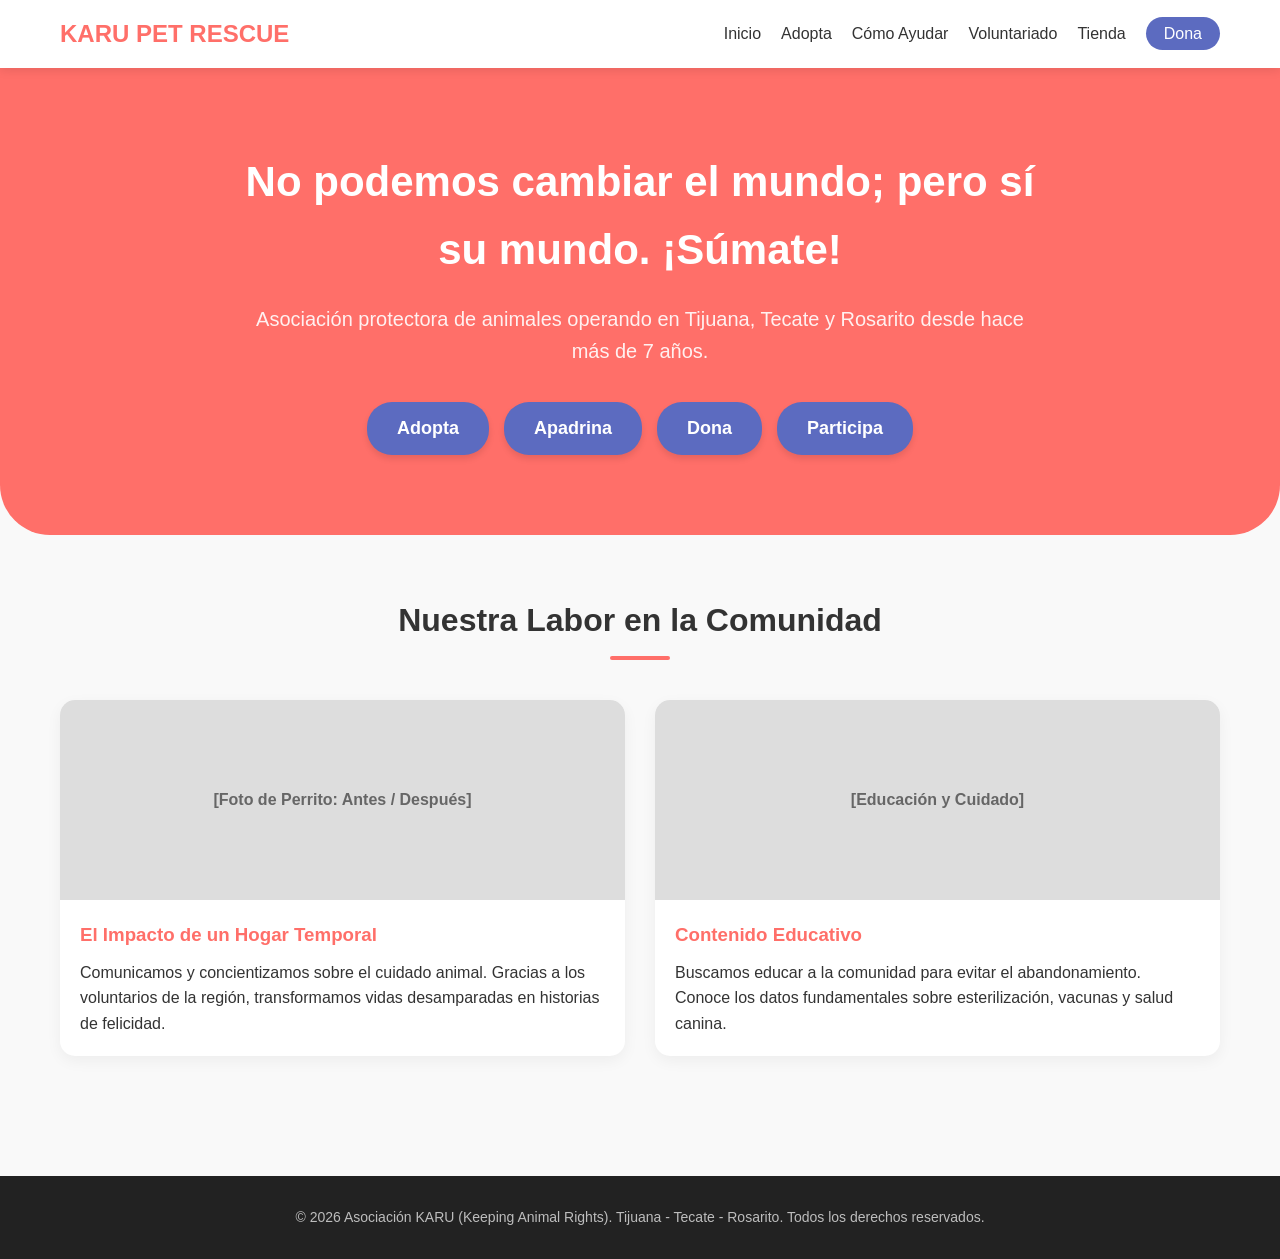
<file: index.html>
<!DOCTYPE html>
<html lang="es">
<head>
    <meta charset="UTF-8">
    <meta name="viewport" content="width=device-width, initial-scale=1.0">
    <title>Karu Pet Rescue | Inicio</title>
    <link rel="stylesheet" href="style.css">
</head>
<body>

    <header>
        <div class="nav-container">
            <div class="logo">Karu Pet Rescue</div>
            <ul class="nav-menu">
                <li><a href="index.html">Inicio</a></li>
                <li><a href="adopta.html">Adopta</a></li>
                <li><a href="ayudar.html">Cómo Ayudar</a></li>
                <li><a href="voluntariado.html">Voluntariado</a></li>
                <li><a href="tienda.html">Tienda</a></li>
                <li><a href="ayudar.html" class="btn-donate-nav">Dona</a></li>
            </ul>
        </div>
    </header>

    <section class="hero">
        <div class="hero-content">
            <h1>No podemos cambiar el mundo; pero sí su mundo. ¡Súmate!</h1>
            <p>Asociación protectora de animales operando en Tijuana, Tecate y Rosarito desde hace más de 7 años.</p>
            
            <div class="karu-btn-group">
                <a href="adopta.html" class="karu-btn">Adopta</a>
                <a href="ayudar.html" class="karu-btn">Apadrina</a>
                <a href="ayudar.html" class="karu-btn">Dona</a>
                <a href="voluntariado.html" class="karu-btn">Participa</a>
            </div>
        </div>
    </section>

    <main class="container">
        <h2 class="section-title">Nuestra Labor en la Comunidad</h2>
        
        <div class="grid-cases">
            <div class="case-card">
                <div class="case-img-placeholder">[Foto de Perrito: Antes / Después]</div>
                <div class="case-body">
                    <h3>El Impacto de un Hogar Temporal</h3>
                    <p>Comunicamos y concientizamos sobre el cuidado animal. Gracias a los voluntarios de la región, transformamos vidas desamparadas en historias de felicidad.</p>
                </div>
            </div>

            <div class="case-card">
                <div class="case-img-placeholder">[Educación y Cuidado]</div>
                <div class="case-body">
                    <h3>Contenido Educativo</h3>
                    <p>Buscamos educar a la comunidad para evitar el abandonamiento. Conoce los datos fundamentales sobre esterilización, vacunas y salud canina.</p>
                </div>
            </div>
        </div>
    </main>

    <footer>
        <p>&copy; 2026 Asociación KARU (Keeping Animal Rights). Tijuana - Tecate - Rosarito. Todos los derechos reservados.</p>
    </footer>

</body>
</html>
</file>
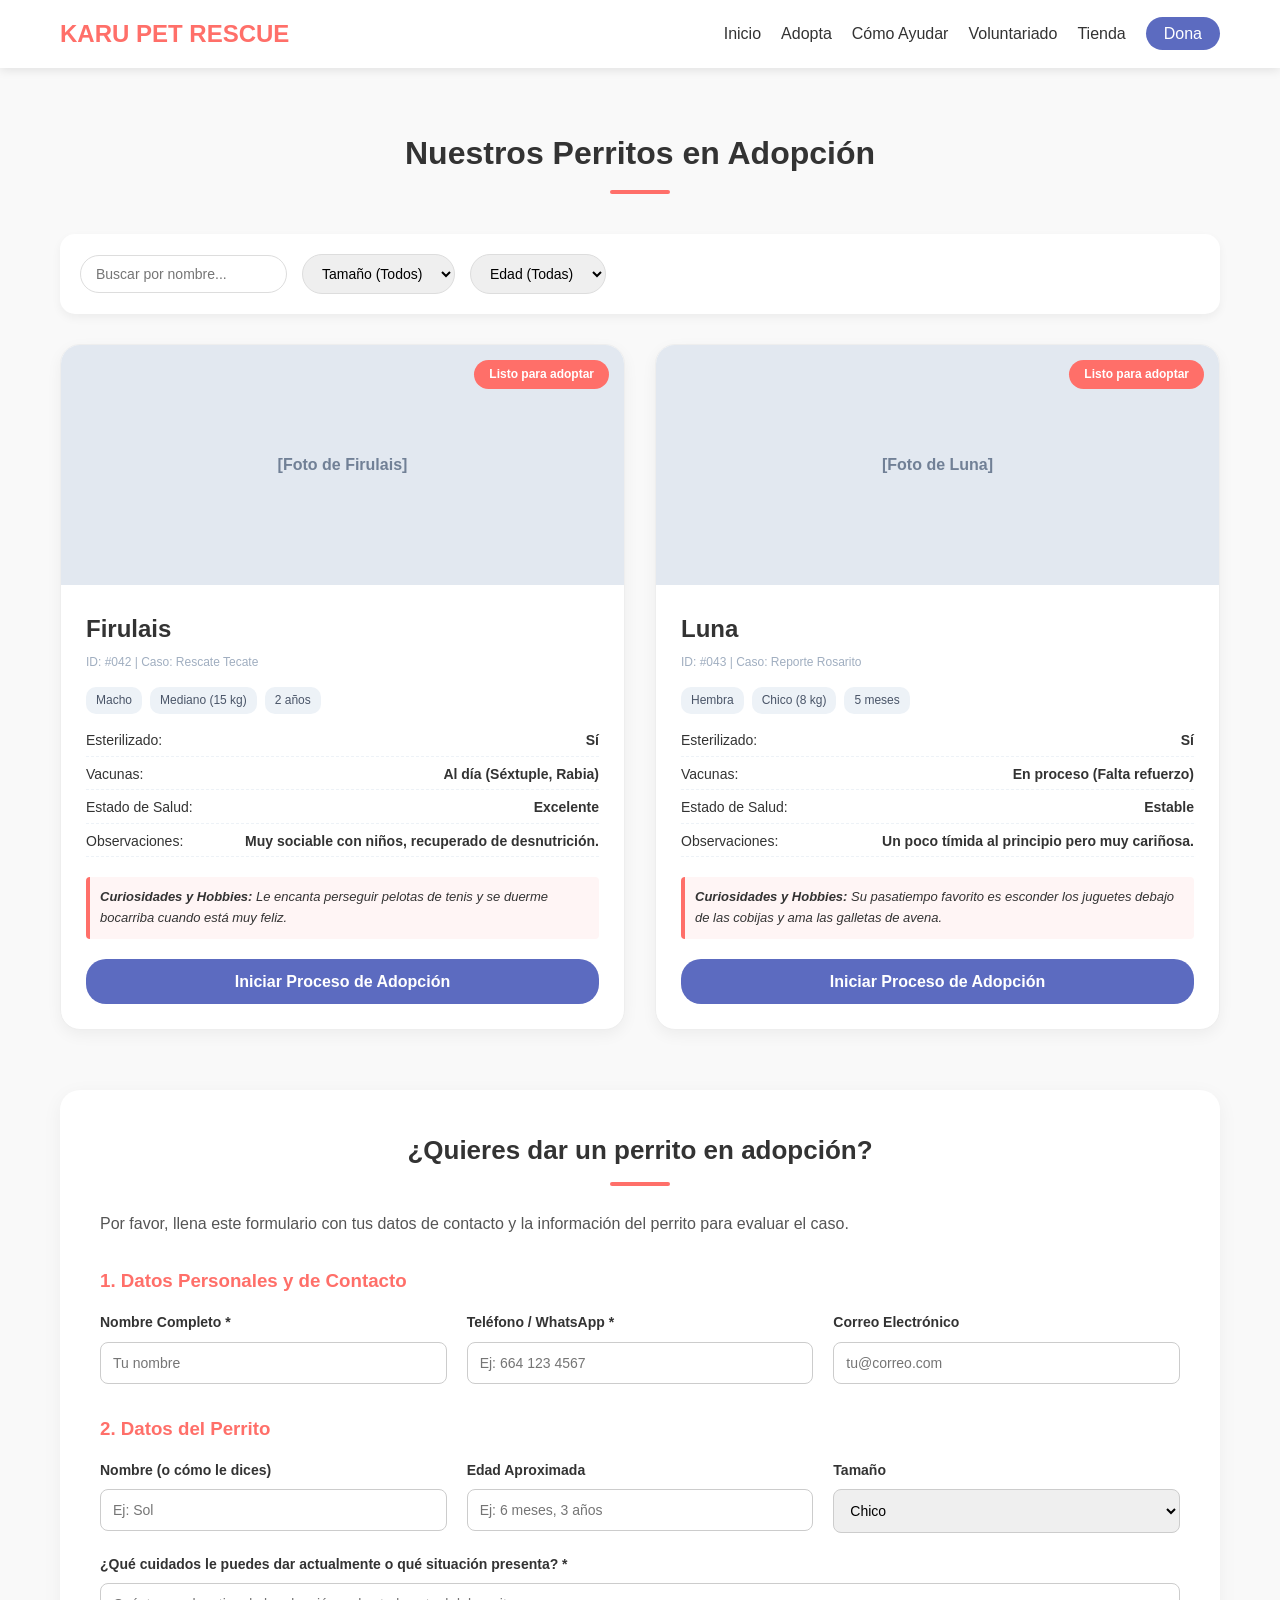
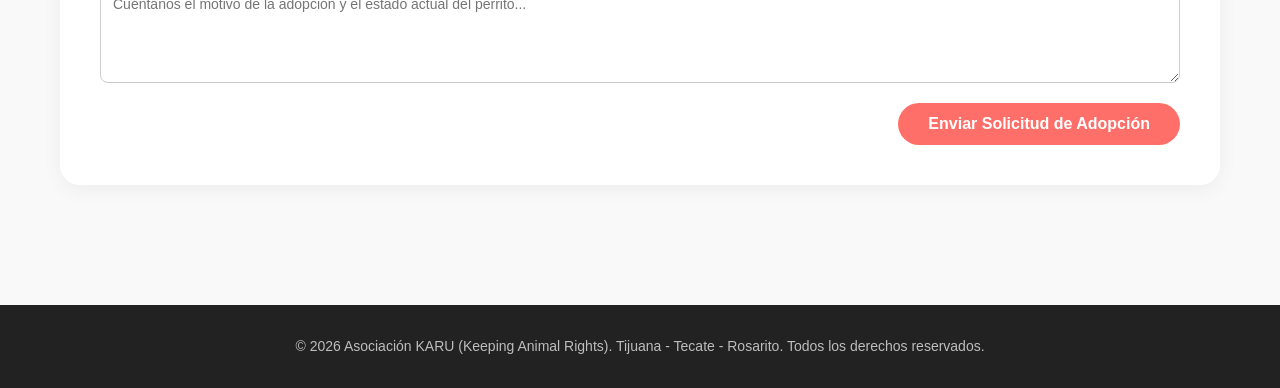
<file: adopta.html>
<!DOCTYPE html>
<html lang="es">
<head>
    <meta charset="UTF-8">
    <meta name="viewport" content="width=device-width, initial-scale=1.0">
    <title>Karu Pet Rescue | Adopta</title>
    <link rel="stylesheet" href="style.css">
</head>
<body>

    <header>
        <div class="nav-container">
            <div class="logo">Karu Pet Rescue</div>
            <ul class="nav-menu">
                <li><a href="index.html">Inicio</a></li>
                <li><a href="adopta.html">Adopta</a></li>
                <li><a href="ayudar.html">Cómo Ayudar</a></li>
                <li><a href="voluntariado.html">Voluntariado</a></li>
                <li><a href="tienda.html">Tienda</a></li>
                <li><a href="ayudar.html" class="btn-donate-nav">Dona</a></li>
            </ul>
        </div>
    </header>

    <main class="container">
        <h2 class="section-title">Nuestros Perritos en Adopción</h2>
        
        <div class="filter-container">
            <input type="text" placeholder="Buscar por nombre...">
            <select>
                <option value="">Tamaño (Todos)</option>
                <option value="chico">Chico</option>
                <option value="mediano">Mediano</option>
                <option value="grande">Grande</option>
            </select>
            <select>
                <option value="">Edad (Todas)</option>
                <option value="cachorro">Cachorro</option>
                <option value="joven">Joven</option>
                <option value="adulto">Adulto</option>
            </select>
        </div>

        <div class="pets-grid">
            
            <div class="pet-card">
                <div class="pet-img">
                    [Foto de Firulais]
                    <span class="pet-badge-status">Listo para adoptar</span>
                </div>
                <div class="pet-info">
                    <h3>Firulais</h3>
                    <div class="pet-id">ID: #042 | Caso: Rescate Tecate</div>
                    
                    <div class="pet-tags">
                        <span class="tag-spec">Macho</span>
                        <span class="tag-spec">Mediano (15 kg)</span>
                        <span class="tag-spec">2 años</span>
                    </div>

                    <ul class="pet-details-list">
                        <li>Esterilizado: <span>Sí</span></li>
                        <li>Vacunas: <span>Al día (Séxtuple, Rabia)</span></li>
                        <li>Estado de Salud: <span>Excelente</span></li>
                        <li>Observaciones: <span>Muy sociable con niños, recuperado de desnutrición.</span></li>
                    </ul>

                    <div class="pet-hobbies">
                        <strong>Curiosidades y Hobbies:</strong> Le encanta perseguir pelotas de tenis y se duerme bocarriba cuando está muy feliz.
                    </div>

                    <a href="#" class="btn-adopt-me">Iniciar Proceso de Adopción</a>
                </div>
            </div>

            <div class="pet-card">
                <div class="pet-img">
                    [Foto de Luna]
                    <span class="pet-badge-status">Listo para adoptar</span>
                </div>
                <div class="pet-info">
                    <h3>Luna</h3>
                    <div class="pet-id">ID: #043 | Caso: Reporte Rosarito</div>
                    
                    <div class="pet-tags">
                        <span class="tag-spec">Hembra</span>
                        <span class="tag-spec">Chico (8 kg)</span>
                        <span class="tag-spec">5 meses</span>
                    </div>

                    <ul class="pet-details-list">
                        <li>Esterilizado: <span>Sí</span></li>
                        <li>Vacunas: <span>En proceso (Falta refuerzo)</span></li>
                        <li>Estado de Salud: <span>Estable</span></li>
                        <li>Observaciones: <span>Un poco tímida al principio pero muy cariñosa.</span></li>
                    </ul>

                    <div class="pet-hobbies">
                        <strong>Curiosidades y Hobbies:</strong> Su pasatiempo favorito es esconder los juguetes debajo de las cobijas y ama las galletas de avena.
                    </div>

                    <a href="#" class="btn-adopt-me">Iniciar Proceso de Adopción</a>
                </div>
            </div>

        </div>

        <section class="form-section">
            <h2 class="section-title" style="font-size: 26px; margin-bottom: 25px;">¿Quieres dar un perrito en adopción?</h2>
            <p style="margin-bottom: 30px; color: #555;">Por favor, llena este formulario con tus datos de contacto y la información del perrito para evaluar el caso.</p>
            
            <form action="#" method="POST">
                <h3 style="color: var(--coral-bg); margin-bottom: 15px;">1. Datos Personales y de Contacto</h3>
                <div class="form-grid">
                    <div class="form-group">
                        <label for="nombre-contacto">Nombre Completo *</label>
                        <input type="text" id="nombre-contacto" required placeholder="Tu nombre">
                    </div>
                    <div class="form-group">
                        <label for="telefono-contacto">Teléfono / WhatsApp *</label>
                        <input type="tel" id="telefono-contacto" required placeholder="Ej: 664 123 4567">
                    </div>
                    <div class="form-group">
                        <label for="correo-contacto">Correo Electrónico</label>
                        <input type="email" id="correo-contacto" placeholder="tu@correo.com">
                    </div>
                </div>

                <h3 style="color: var(--coral-bg); margin-top: 30px; margin-bottom: 15px;">2. Datos del Perrito</h3>
                <div class="form-grid">
                    <div class="form-group">
                        <label for="nombre-perro">Nombre (o cómo le dices)</label>
                        <input type="text" id="nombre-perro" placeholder="Ej: Sol">
                    </div>
                    <div class="form-group">
                        <label for="edad-perro">Edad Aproximada</label>
                        <input type="text" id="edad-perro" placeholder="Ej: 6 meses, 3 años">
                    </div>
                    <div class="form-group">
                        <label for="tamano-perro">Tamaño</label>
                        <select id="tamano-perro">
                            <option value="chico">Chico</option>
                            <option value="mediano">Mediano</option>
                            <option value="grande">Grande</option>
                        </select>
                    </div>
                </div>

                <div class="form-grid" style="grid-template-columns: 1fr;">
                    <div class="form-group">
                        <label for="cuidados-perro">¿Qué cuidados le puedes dar actualmente o qué situación presenta? *</label>
                        <textarea id="cuidados-perro" required placeholder="Cuéntanos el motivo de la adopción y el estado actual del perrito..."></textarea>
                    </div>
                </div>

                <div style="text-align: right; margin-top: 20px;">
                    <button type="submit" class="btn-submit-form">Enviar Solicitud de Adopción</button>
                </div>
            </form>
        </section>
    </main>

    <footer>
        <p>&copy; 2026 Asociación KARU (Keeping Animal Rights). Tijuana - Tecate - Rosarito. Todos los derechos reservados.</p>
    </footer>

</body>
</html>
</file>
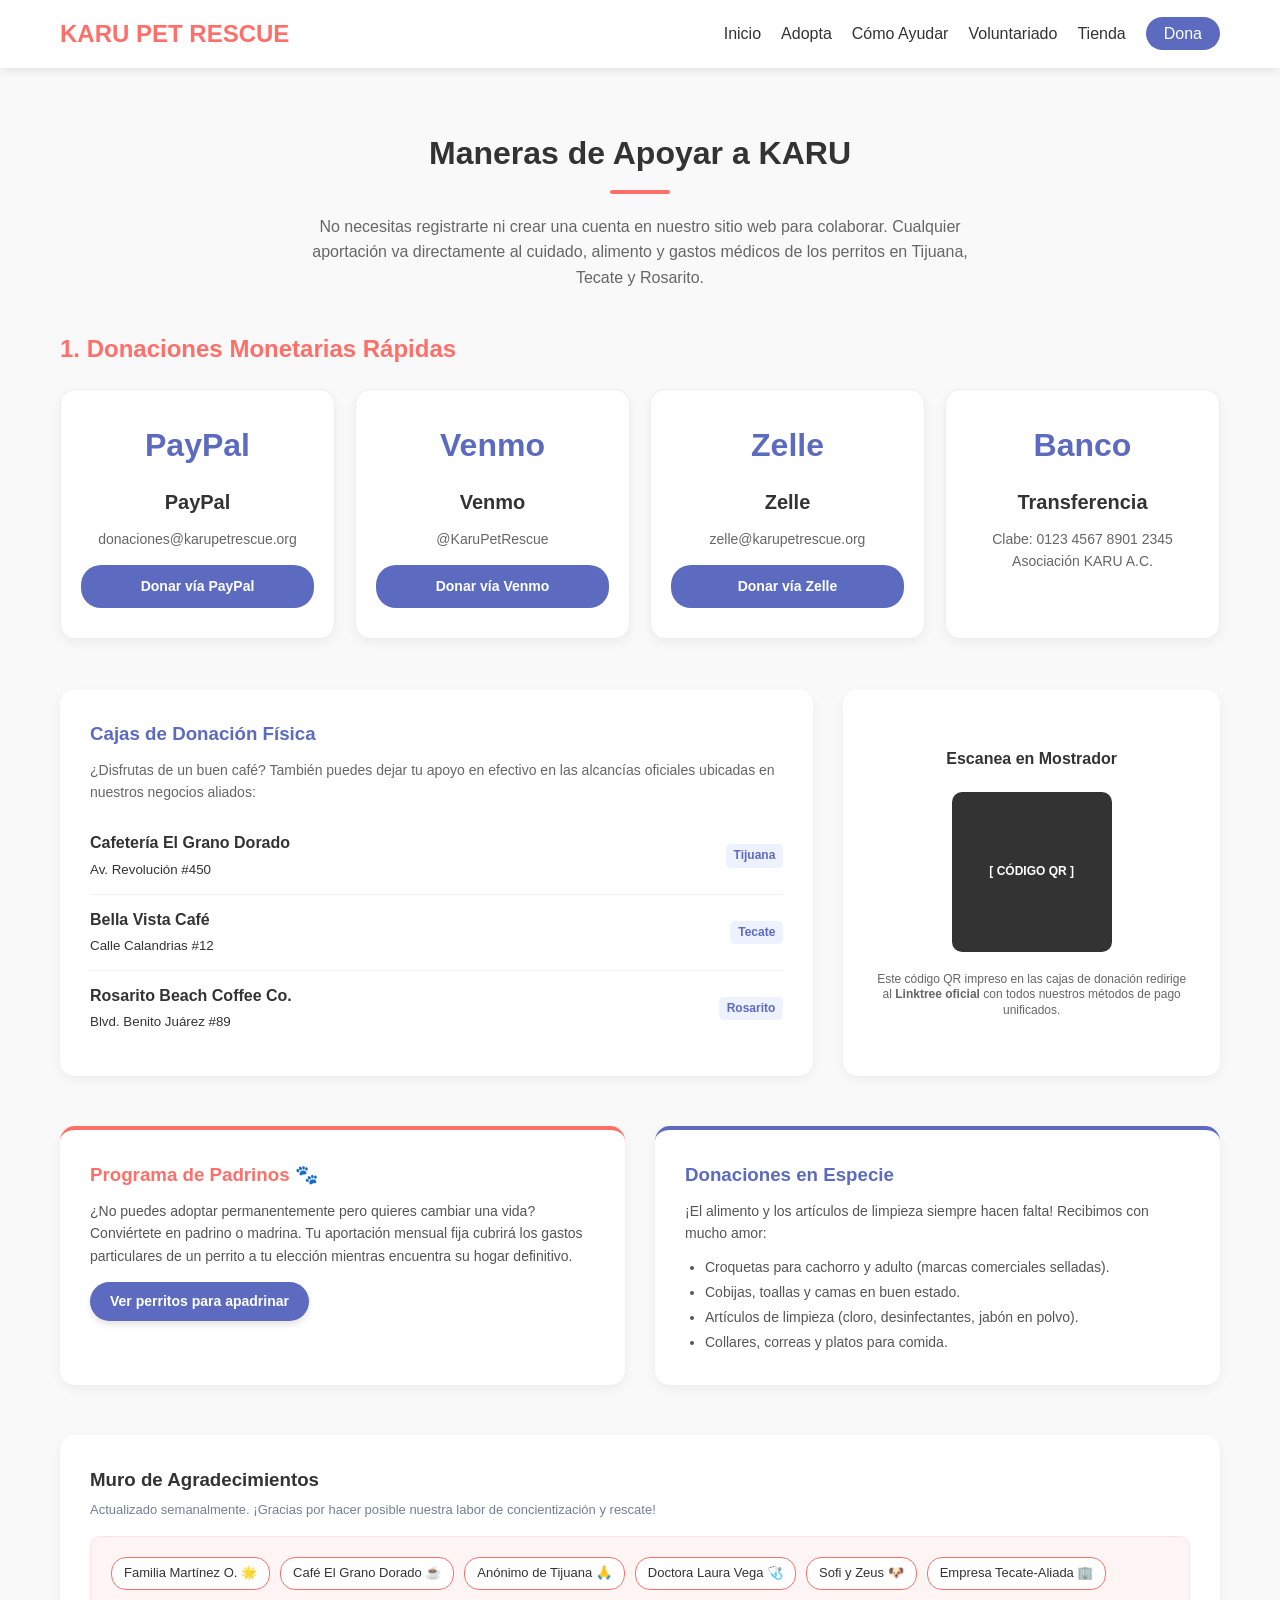
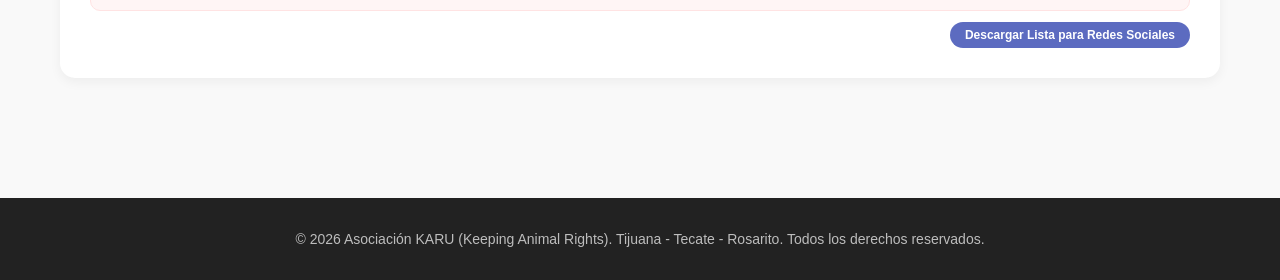
<file: ayudar.html>
<!DOCTYPE html>
<html lang="es">
<head>
    <meta charset="UTF-8">
    <meta name="viewport" content="width=device-width, initial-scale=1.0">
    <title>Karu Pet Rescue | Cómo Ayudar</title>
    <link rel="stylesheet" href="style.css">
</head>
<body>

    <header>
        <div class="nav-container">
            <div class="logo">Karu Pet Rescue</div>
            <ul class="nav-menu">
                <li><a href="index.html">Inicio</a></li>
                <li><a href="adopta.html">Adopta</a></li>
                <li><a href="ayudar.html">Cómo Ayudar</a></li>
                <li><a href="voluntariado.html">Voluntariado</a></li>
                <li><a href="tienda.html">Tienda</a></li>
                <li><a href="ayudar.html" class="btn-donate-nav">Dona</a></li>
            </ul>
        </div>
    </header>

    <main class="container">
        <h2 class="section-title">Maneras de Apoyar a KARU</h2>
        <p style="text-align: center; max-width: 700px; margin: -20px auto 40px; color: #666;">
            No necesitas registrarte ni crear una cuenta en nuestro sitio web para colaborar. Cualquier aportación va directamente al cuidado, alimento y gastos médicos de los perritos en Tijuana, Tecate y Rosarito.
        </p>

        <h3 style="color: var(--coral-bg); margin-bottom: 20px; font-size: 24px;">1. Donaciones Monetarias Rápidas</h3>
        <div class="donation-grid">
            
            <div class="donation-card">
                <div class="donation-icon-placeholder">PayPal</div>
                <h3>PayPal</h3>
                <p>donaciones@karupetrescue.org</p>
                <a href="#" class="btn-adopt-me" style="margin-top: 15px; font-size: 14px;">Donar vía PayPal</a>
            </div>

            <div class="donation-card">
                <div class="donation-icon-placeholder">Venmo</div>
                <h3>Venmo</h3>
                <p>@KaruPetRescue</p>
                <a href="#" class="btn-adopt-me" style="margin-top: 15px; font-size: 14px;">Donar vía Venmo</a>
            </div>

            <div class="donation-card">
                <div class="donation-icon-placeholder">Zelle</div>
                <h3>Zelle</h3>
                <p>zelle@karupetrescue.org</p>
                <a href="#" class="btn-adopt-me" style="margin-top: 15px; font-size: 14px;">Donar vía Zelle</a>
            </div>

            <div class="donation-card">
                <div class="donation-icon-placeholder">Banco</div>
                <h3>Transferencia</h3>
                <p>Clabe: 0123 4567 8901 2345<br>Asociación KARU A.C.</p>
            </div>

        </div>

        <div class="support-two-columns">
            
            <div class="info-block-box">
                <h3 style="color: var(--blue-btn); margin-bottom: 10px;">Cajas de Donación Física</h3>
                <p style="color: #666; font-size: 14px; margin-bottom: 15px;">¿Disfrutas de un buen café? También puedes dejar tu apoyo en efectivo en las alcancías oficiales ubicadas en nuestros negocios aliados:</p>
                
                <ul class="cafe-list">
                    <li>
                        <div><strong>Cafetería El Grano Dorado</strong> <br><small>Av. Revolución #450</small></div>
                        <span class="cafe-city">Tijuana</span>
                    </li>
                    <li>
                        <div><strong>Bella Vista Café</strong> <br><small>Calle Calandrias #12</small></div>
                        <span class="cafe-city">Tecate</span>
                    </li>
                    <li>
                        <div><strong>Rosarito Beach Coffee Co.</strong> <br><small>Blvd. Benito Juárez #89</small></div>
                        <span class="cafe-city">Rosarito</span>
                    </li>
                </ul>
            </div>

            <div class="qr-sidebar-box">
                <h4 style="font-size: 16px; color: var(--dark-text);">Escanea en Mostrador</h4>
                <div class="qr-graphic-placeholder">[ CÓDIGO QR ]</div>
                <p style="font-size: 12px; color: #666; line-height: 1.3;">Este código QR impreso en las cajas de donación redirige al <strong>Linktree oficial</strong> con todos nuestros métodos de pago unificados.</p>
            </div>

        </div>

        <div class="support-two-columns" style="grid-template-columns: 1fr 1fr;">
            
            <div class="info-block-box" style="border-top: 4px solid var(--coral-bg);">
                <h3 style="color: var(--coral-bg); margin-bottom: 10px;">Programa de Padrinos 🐾</h3>
                <p style="font-size: 14px; color: #555; margin-bottom: 15px;">
                    ¿No puedes adoptar permanentemente pero quieres cambiar una vida? Conviértete en padrino o madrina. Tu aportación mensual fija cubrirá los gastos particulares de un perrito a tu elección mientras encuentra su hogar definitivo.
                </p>
                <a href="adopta.html" class="karu-btn" style="font-size: 14px; padding: 8px 20px; display: inline-block;">Ver perritos para apadrinar</a>
            </div>

            <div class="info-block-box" style="border-top: 4px solid var(--blue-btn);">
                <h3 style="color: var(--blue-btn); margin-bottom: 10px;">Donaciones en Especie</h3>
                <p style="font-size: 14px; color: #555; margin-bottom: 10px;">¡El alimento y los artículos de limpieza siempre hacen falta! Recibimos con mucho amor:</p>
                <ul style="font-size: 14px; color: #555; padding-left: 20px; line-height: 1.8;">
                    <li>Croquetas para cachorro y adulto (marcas comerciales selladas).</li>
                    <li>Cobijas, toallas y camas en buen estado.</li>
                    <li>Artículos de limpieza (cloro, desinfectantes, jabón en polvo).</li>
                    <li>Collares, correas y platos para comida.</li>
                </ul>
            </div>

        </div>

        <section class="info-block-box" style="margin-top: 40px;">
            <h3 style="color: var(--dark-text); margin-bottom: 5px;">Muro de Agradecimientos</h3>
            <p style="font-size: 13px; color: #718096; margin-bottom: 15px;">Actualizado semanalmente. ¡Gracias por hacer posible nuestra labor de concientización y rescate!</p>
            
            <div class="donors-wall">
                <div class="donors-tags-container">
                    <span class="donor-badge">Familia Martínez O. 🌟</span>
                    <span class="donor-badge">Café El Grano Dorado ☕</span>
                    <span class="donor-badge">Anónimo de Tijuana 🙏</span>
                    <span class="donor-badge">Doctora Laura Vega 🩺</span>
                    <span class="donor-badge">Sofi y Zeus 🐶</span>
                    <span class="donor-badge">Empresa Tecate-Aliada 🏢</span>
                </div>
            </div>
            <div style="text-align: right; margin-top: 10px;">
                <button class="btn-submit-form" style="font-size: 12px; padding: 6px 15px; background-color: var(--blue-btn);">
                    Descargar Lista para Redes Sociales
                </button>
            </div>
        </section>

    </main>

    <footer>
        <p>&copy; 2026 Asociación KARU (Keeping Animal Rights). Tijuana - Tecate - Rosarito. Todos los derechos reservados.</p>
    </footer>

</body>
</html>
</file>
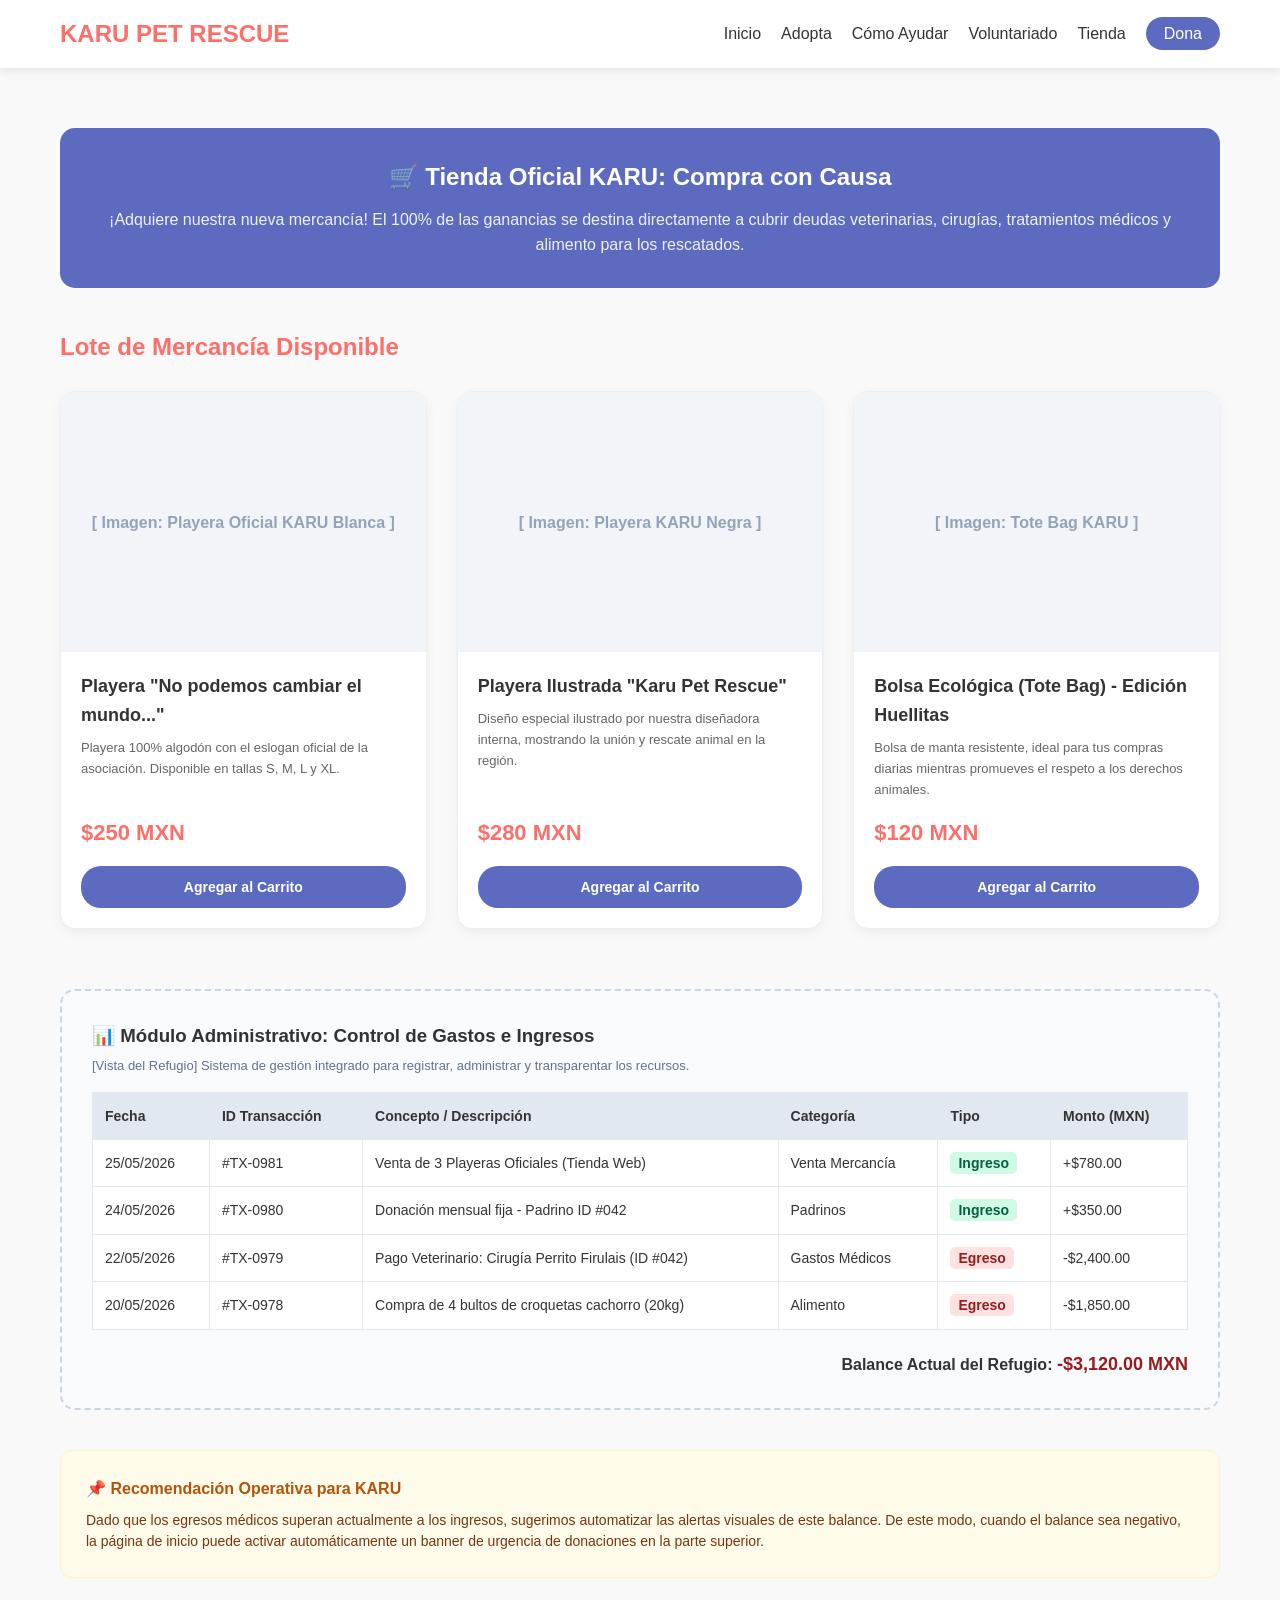
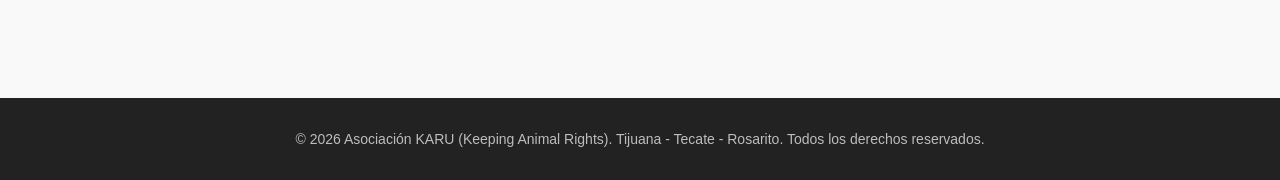
<file: tienda.html>
<!DOCTYPE html>
<html lang="es">
<head>
    <meta charset="UTF-8">
    <meta name="viewport" content="width=device-width, initial-scale=1.0">
    <title>Karu Pet Rescue | Tienda con Causa</title>
    <link rel="stylesheet" href="style.css">
</head>
<body>

    <header>
        <div class="nav-container">
            <div class="logo">Karu Pet Rescue</div>
            <ul class="nav-menu">
                <li><a href="index.html">Inicio</a></li>
                <li><a href="adopta.html">Adopta</a></li>
                <li><a href="ayudar.html">Cómo Ayudar</a></li>
                <li><a href="voluntariado.html">Voluntariado</a></li>
                <li><a href="tienda.html">Tienda</a></li>
                <li><a href="ayudar.html" class="btn-donate-nav">Dona</a></li>
            </ul>
        </div>
    </header>

    <main class="container">
        <div class="store-banner">
            <h2>🛒 Tienda Oficial KARU: Compra con Causa</h2>
            <p style="margin-top: 10px; opacity: 0.9;">¡Adquiere nuestra nueva mercancía! El 100% de las ganancias se destina directamente a cubrir deudas veterinarias, cirugías, tratamientos médicos y alimento para los rescatados.</p>
        </div>

        <h3 style="color: var(--coral-bg); margin-bottom: 25px; font-size: 24px;">Lote de Mercancía Disponible</h3>
        
        <div class="products-grid">
            
            <div class="product-card">
                <div class="product-img">[ Imagen: Playera Oficial KARU Blanca ]</div>
                <div class="product-body">
                    <h4 class="product-title">Playera "No podemos cambiar el mundo..."</h4>
                    <p style="font-size: 13px; color: #666; margin-bottom: 15px; flex-grow: 1;">Playera 100% algodón con el eslogan oficial de la asociación. Disponible en tallas S, M, L y XL.</p>
                    <div class="product-price">$250 MXN</div>
                    <a href="#" class="btn-adopt-me" style="font-size: 14px;">Agregar al Carrito</a>
                </div>
            </div>

            <div class="product-card">
                <div class="product-img">[ Imagen: Playera KARU Negra ]</div>
                <div class="product-body">
                    <h4 class="product-title">Playera Ilustrada "Karu Pet Rescue"</h4>
                    <p style="font-size: 13px; color: #666; margin-bottom: 15px; flex-grow: 1;">Diseño especial ilustrado por nuestra diseñadora interna, mostrando la unión y rescate animal en la región.</p>
                    <div class="product-price">$280 MXN</div>
                    <a href="#" class="btn-adopt-me" style="font-size: 14px;">Agregar al Carrito</a>
                </div>
            </div>

            <div class="product-card">
                <div class="product-img">[ Imagen: Tote Bag KARU ]</div>
                <div class="product-body">
                    <h4 class="product-title">Bolsa Ecológica (Tote Bag) - Edición Huellitas</h4>
                    <p style="font-size: 13px; color: #666; margin-bottom: 15px; flex-grow: 1;">Bolsa de manta resistente, ideal para tus compras diarias mientras promueves el respeto a los derechos animales.</p>
                    <div class="product-price">$120 MXN</div>
                    <a href="#" class="btn-adopt-me" style="font-size: 14px;">Agregar al Carrito</a>
                </div>
            </div>

        </div>

        <section class="admin-management-box">
            <h3 style="color: var(--dark-text); margin-bottom: 5px;">📊 Módulo Administrativo: Control de Gastos e Ingresos</h3>
            <p style="font-size: 13px; color: #64748b;">[Vista del Refugio] Sistema de gestión integrado para registrar, administrar y transparentar los recursos.</p>
            
            <table class="admin-table">
                <thead>
                    <tr>
                        <th>Fecha</th>
                        <th>ID Transacción</th>
                        <th>Concepto / Descripción</th>
                        <th>Categoría</th>
                        <th>Tipo</th>
                        <th>Monto (MXN)</th>
                    </tr>
                </thead>
                <tbody>
                    <tr>
                        <td>25/05/2026</td>
                        <td>#TX-0981</td>
                        <td>Venta de 3 Playeras Oficiales (Tienda Web)</td>
                        <td>Venta Mercancía</td>
                        <td><span class="badge-income">Ingreso</span></td>
                        <td>+$780.00</td>
                    </tr>
                    <tr>
                        <td>24/05/2026</td>
                        <td>#TX-0980</td>
                        <td>Donación mensual fija - Padrino ID #042</td>
                        <td>Padrinos</td>
                        <td><span class="badge-income">Ingreso</span></td>
                        <td>+$350.00</td>
                    </tr>
                    <tr>
                        <td>22/05/2026</td>
                        <td>#TX-0979</td>
                        <td>Pago Veterinario: Cirugía Perrito Firulais (ID #042)</td>
                        <td>Gastos Médicos</td>
                        <td><span class="badge-expense">Egreso</span></td>
                        <td>-$2,400.00</td>
                    </tr>
                    <tr>
                        <td>20/05/2026</td>
                        <td>#TX-0978</td>
                        <td>Compra de 4 bultos de croquetas cachorro (20kg)</td>
                        <td>Alimento</td>
                        <td><span class="badge-expense">Egreso</span></td>
                        <td>-$1,850.00</td>
                    </tr>
                </tbody>
            </table>
            
            <div style="margin-top: 20px; font-weight: bold; text-align: right; color: var(--dark-text);">
                Balance Actual del Refugio: <span style="color: #991b1b; font-size: 18px;">-$3,120.00 MXN</span>
            </div>
        </section>

        <section style="margin-top: 40px; background-color: #fffbeb; border: 1px solid #fef3c7; padding: 25px; border-radius: 12px;">
            <h4 style="color: #b45309; margin-bottom: 8px;">📌 Recomendación Operativa para KARU</h4>
            <p style="font-size: 14px; color: #78350f; line-height: 1.5;">
                Dado que los egresos médicos superan actualmente a los ingresos, sugerimos automatizar las alertas visuales de este balance. De este modo, cuando el balance sea negativo, la página de inicio puede activar automáticamente un banner de urgencia de donaciones en la parte superior.
            </p>
        </section>

    </main>

    <footer>
        <p>&copy; 2026 Asociación KARU (Keeping Animal Rights). Tijuana - Tecate - Rosarito. Todos los derechos reservados.</p>
    </footer>

</body>
</html>
</file>
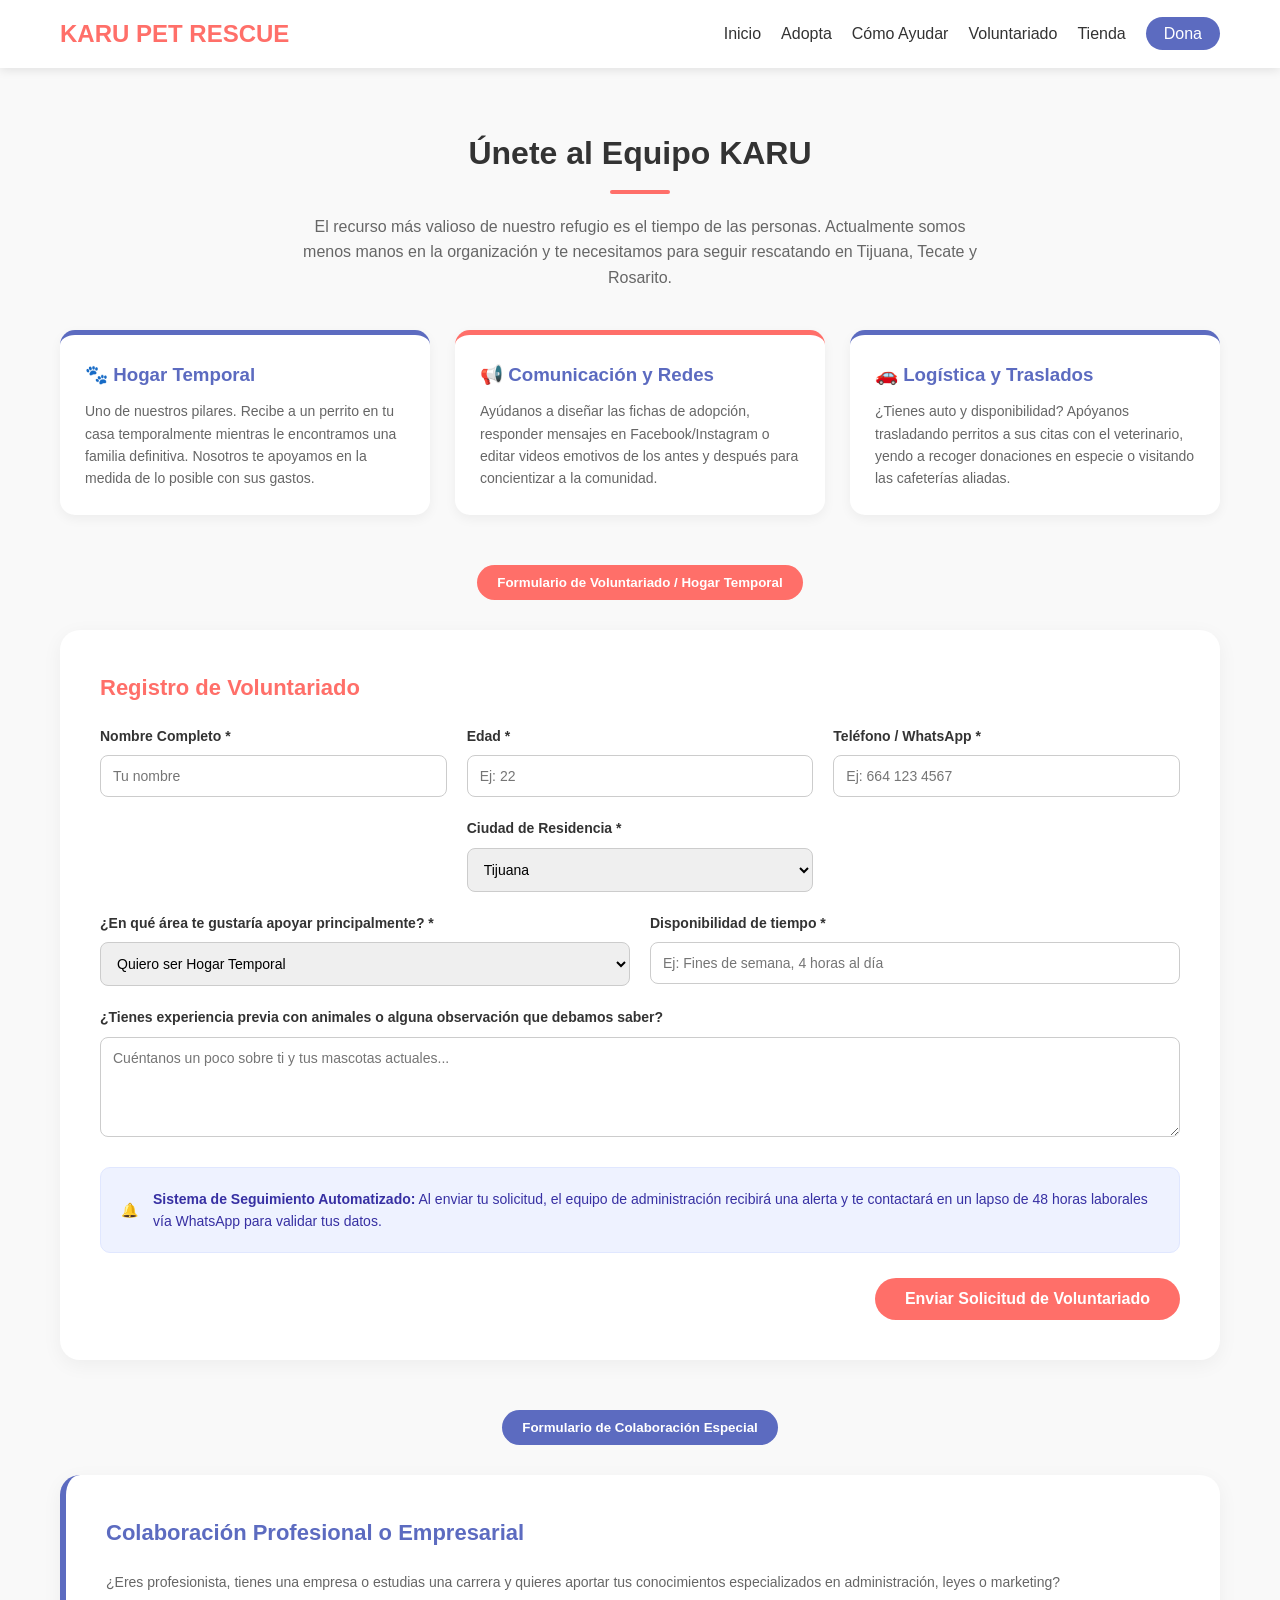
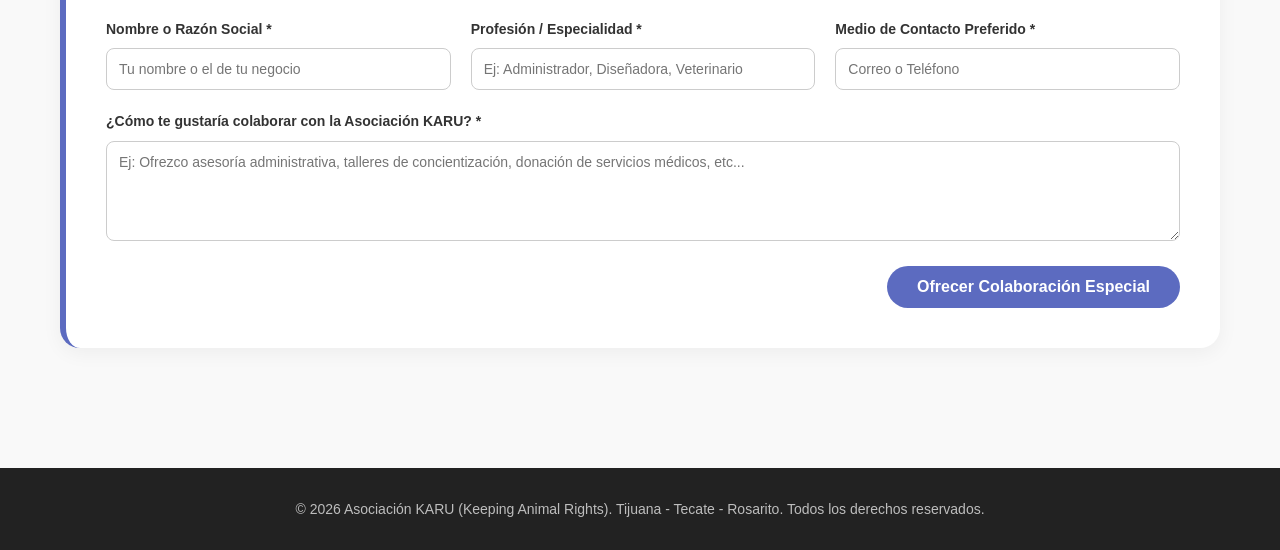
<file: voluntariado.html>
<!DOCTYPE html>
<html lang="es">
<head>
    <meta charset="UTF-8">
    <meta name="viewport" content="width=device-width, initial-scale=1.0">
    <title>Karu Pet Rescue | Voluntariado</title>
    <link rel="stylesheet" href="style.css">
</head>
<body>

    <header>
        <div class="nav-container">
            <div class="logo">Karu Pet Rescue</div>
            <ul class="nav-menu">
                <li><a href="index.html">Inicio</a></li>
                <li><a href="adopta.html">Adopta</a></li>
                <li><a href="ayudar.html">Cómo Ayudar</a></li>
                <li><a href="voluntariado.html">Voluntariado</a></li>
                <li><a href="tienda.html">Tienda</a></li>
                <li><a href="ayudar.html" class="btn-donate-nav">Dona</a></li>
            </ul>
        </div>
    </header>

    <main class="container">
        <h2 class="section-title">Únete al Equipo KARU</h2>
        <p style="text-align: center; max-width: 700px; margin: -20px auto 40px; color: #666;">
            El recurso más valioso de nuestro refugio es el tiempo de las personas. Actualmente somos menos manos en la organización y te necesitamos para seguir rescatando en Tijuana, Tecate y Rosarito.
        </p>

        <div class="roles-grid">
            <div class="role-card">
                <h3>🐾 Hogar Temporal</h3>
                <p style="font-size: 14px; color: #666;">Uno de nuestros pilares. Recibe a un perrito en tu casa temporalmente mientras le encontramos una familia definitiva. Nosotros te apoyamos en la medida de lo posible con sus gastos.</p>
            </div>
            <div class="role-card" style="border-top-color: var(--coral-bg);">
                <h3>📢 Comunicación y Redes</h3>
                <p style="font-size: 14px; color: #666;">Ayúdanos a diseñar las fichas de adopción, responder mensajes en Facebook/Instagram o editar videos emotivos de los antes y después para concientizar a la comunidad.</p>
            </div>
            <div class="role-card">
                <h3>🚗 Logística y Traslados</h3>
                <p style="font-size: 14px; color: #666;">¿Tienes auto y disponibilidad? Apóyanos trasladando perritos a sus citas con el veterinario, yendo a recoger donaciones en especie o visitando las cafeterías aliadas.</p>
            </div>
        </div>

        <div class="form-selector-tabs">
            <button class="tab-btn active">Formulario de Voluntariado / Hogar Temporal</button>
        </div>

        <section class="form-section" id="form-voluntario">
            <h3 style="color: var(--coral-bg); margin-bottom: 20px; font-size: 22px;">Registro de Voluntariado</h3>
            
            <form action="#" method="POST">
                <div class="form-grid">
                    <div class="form-group">
                        <label for="vol-nombre">Nombre Completo *</label>
                        <input type="text" id="vol-nombre" required placeholder="Tu nombre">
                    </div>
                    <div class="form-grid" style="margin-bottom: 0; padding: 0;">
                        <div class="form-group">
                            <label for="vol-edad">Edad *</label>
                            <input type="number" id="vol-edad" required placeholder="Ej: 22">
                        </div>
                        <div class="form-group">
                            <label for="vol-ciudad">Ciudad de Residencia *</label>
                            <select id="vol-ciudad" required>
                                <option value="tijuana">Tijuana</option>
                                <option value="tecate">Tecate</option>
                                <option value="rosarito">Rosarito</option>
                                <option value="otra">Otra</option>
                            </select>
                        </div>
                    </div>
                    <div class="form-group">
                        <label for="vol-telefono">Teléfono / WhatsApp *</label>
                        <input type="tel" id="vol-telefono" required placeholder="Ej: 664 123 4567">
                    </div>
                </div>

                <div class="form-grid" style="grid-template-columns: 1fr 1fr; margin-top: 15px;">
                    <div class="form-group">
                        <label for="vol-interes">¿En qué área te gustaría apoyar principalmente? *</label>
                        <select id="vol-interes" required>
                            <option value="temporal">Quiero ser Hogar Temporal</option>
                            <option value="eventos">Apoyo en eventos y rescates</option>
                            <option value="redes">Redes sociales y contenido</option>
                            <option value="traslados">Traslado de perritos</option>
                        </select>
                    </div>
                    <div class="form-group">
                        <label for="vol-tiempo">Disponibilidad de tiempo *</label>
                        <input type="text" id="vol-tiempo" required placeholder="Ej: Fines de semana, 4 horas al día">
                    </div>
                </div>

                <div class="form-group" style="margin-top: 15px;">
                    <label for="vol-experiencia">¿Tienes experiencia previa con animales o alguna observación que debamos saber?</label>
                    <textarea id="vol-experiencia" placeholder="Cuéntanos un poco sobre ti y tus mascotas actuales..."></textarea>
                </div>

                <div class="tracking-info-box">
                    <span>🔔</span>
                    <p><strong>Sistema de Seguimiento Automatizado:</strong> Al enviar tu solicitud, el equipo de administración recibirá una alerta y te contactará en un lapso de 48 horas laborales vía WhatsApp para validar tus datos.</p>
                </div>

                <div style="text-align: right; margin-top: 25px;">
                    <button type="submit" class="btn-submit-form">Enviar Solicitud de Voluntariado</button>
                </div>
            </form>
        </section>

        <div class="form-selector-tabs" style="margin-top: 50px; margin-bottom: 30px;">
            <button class="tab-btn active" style="background-color: var(--blue-btn); color: var(--white);">Formulario de Colaboración Especial</button>
        </div>

        <section class="form-section" id="form-colaboracion" style="border-left: 6px solid var(--blue-btn);">
            <h3 style="color: var(--blue-btn); margin-bottom: 20px; font-size: 22px;">Colaboración Profesional o Empresarial</h3>
            <p style="font-size: 14px; color: #666; margin-bottom: 25px;">¿Eres profesionista, tienes una empresa o estudias una carrera y quieres aportar tus conocimientos especializados en administración, leyes o marketing?</p>
            
            <form action="#" method="POST">
                <div class="form-grid">
                    <div class="form-group">
                        <label for="col-nombre">Nombre o Razón Social *</label>
                        <input type="text" id="col-nombre" required placeholder="Tu nombre o el de tu negocio">
                    </div>
                    <div class="form-group">
                        <label for="col-perfil">Profesión / Especialidad *</label>
                        <input type="text" id="col-perfil" required placeholder="Ej: Administrador, Diseñadora, Veterinario">
                    </div>
                    <div class="form-group">
                        <label for="col-contacto">Medio de Contacto Preferido *</label>
                        <input type="text" id="col-contacto" required placeholder="Correo o Teléfono">
                    </div>
                </div>

                <div class="form-group" style="margin-top: 15px;">
                    <label for="col-propuesta">¿Cómo te gustaría colaborar con la Asociación KARU? *</label>
                    <textarea id="col-propuesta" required placeholder="Ej: Ofrezco asesoría administrativa, talleres de concientización, donación de servicios médicos, etc..."></textarea>
                </div>

                <div style="text-align: right; margin-top: 25px;">
                    <button type="submit" class="btn-submit-form" style="background-color: var(--blue-btn);">Ofrecer Colaboración Especial</button>
                </div>
            </form>
        </section>
    </main>

    <footer>
        <p>&copy; 2026 Asociación KARU (Keeping Animal Rights). Tijuana - Tecate - Rosarito. Todos los derechos reservados.</p>
    </footer>

</body>
</html>
</file>
<file: style.css>
/* PALETA DE COLORES OFICIAL KARU */
:root {
    --coral-bg: #ff6f69; /* Fondo coral de la imagen */
    --blue-btn: #5c6bc0; /* Azul purpúreo de los botones */
    --blue-hover: #4a59a8;
    --white: #ffffff;
    --dark-text: #333333;
    --light-gray: #f9f9f9;
}

/* ESTILOS GENERALES */
* {
    margin: 0;
    padding: 0;
    box-sizing: border-box;
    font-family: 'Segoe UI', Tahoma, Geneva, Verdana, sans-serif;
}

body {
    background-color: var(--light-gray);
    color: var(--dark-text);
    line-height: 1.6;
}

/* CABECERA / MENÚ */
header {
    background-color: var(--white);
    box-shadow: 0 2px 10px rgba(0,0,0,0.1);
    position: sticky;
    top: 0;
    z-index: 1000;
}

.nav-container {
    display: flex;
    justify-content: space-between;
    align-items: center;
    max-width: 1200px;
    margin: 0 auto;
    padding: 15px 20px;
}

.logo {
    font-size: 24px;
    font-weight: bold;
    color: var(--coral-bg);
    text-transform: uppercase;
}

.nav-menu {
    display: flex;
    list-style: none;
    gap: 20px;
    align-items: center;
}

.nav-menu a {
    text-decoration: none;
    color: var(--dark-text);
    font-weight: 500;
    transition: color 0.3s;
}

.nav-menu a:hover {
    color: var(--coral-bg);
}

.btn-donate-nav {
    background-color: var(--blue-btn);
    color: var(--white) !important;
    padding: 8px 18px;
    border-radius: 20px;
    transition: background 0.3s !important;
}

.btn-donate-nav:hover {
    background-color: var(--blue-hover);
}

/* SECCIÓN HERO (BIENVENIDA) */
.hero {
    background-color: var(--coral-bg);
    color: var(--white);
    padding: 80px 20px;
    text-align: center;
    border-bottom-left-radius: 50px;
    border-bottom-right-radius: 50px;
}

.hero-content {
    max-width: 800px;
    margin: 0 auto;
}

.hero h1 {
    font-size: 42px;
    margin-bottom: 20px;
    font-weight: bold;
}

.hero p {
    font-size: 20px;
    margin-bottom: 35px;
    opacity: 0.9;
}

/* BOTONES ESTILO IMAGE KARU */
.karu-btn-group {
    display: flex;
    justify-content: center;
    gap: 15px;
    flex-wrap: wrap;
}

.karu-btn {
    background-color: var(--blue-btn);
    color: var(--white);
    text-decoration: none;
    padding: 12px 30px;
    border-radius: 25px;
    font-size: 18px;
    font-weight: 600;
    transition: background-color 0.3s, transform 0.2s;
    box-shadow: 0 4px 6px rgba(0,0,0,0.1);
}

.karu-btn:hover {
    background-color: var(--blue-hover);
    transform: translateY(-2px);
}

/* CONTENEDOR DE SECCIONES */
.container {
    max-width: 1200px;
    margin: 0 auto;
    padding: 60px 20px;
}

.section-title {
    text-align: center;
    font-size: 32px;
    margin-bottom: 40px;
    color: var(--dark-text);
    position: relative;
}

.section-title::after {
    content: '';
    display: block;
    width: 60px;
    height: 4px;
    background-color: var(--coral-bg);
    margin: 10px auto 0;
    border-radius: 2px;
}

/* SECCIÓN CONCIENTIZACIÓN (ANTES Y DESPUÉS) */
.grid-cases {
    display: grid;
    grid-template-columns: repeat(auto-fit, minmax(300px, 1fr));
    gap: 30px;
}

.case-card {
    background: var(--white);
    border-radius: 15px;
    overflow: hidden;
    box-shadow: 0 5px 15px rgba(0,0,0,0.05);
}

.case-img-placeholder {
    background-color: #ddd;
    height: 200px;
    display: flex;
    align-items: center;
    justify-content: center;
    color: #666;
    font-weight: bold;
}

.case-body {
    padding: 20px;
}

.case-body h3 {
    margin-bottom: 10px;
    color: var(--coral-bg);
}

/* PIE DE PÁGINA (FOOTER) */
footer {
    background-color: #222;
    color: var(--white);
    text-align: center;
    padding: 30px 20px;
    margin-top: 60px;
}

footer p {
    font-size: 14px;
    opacity: 0.7;
}

/* --- ESTILOS NUEVOS PARA LA SECCIÓN ADOPTA --- */

/* Filtros de búsqueda */
.filter-container {
    background: var(--white);
    padding: 20px;
    border-radius: 15px;
    margin-bottom: 30px;
    box-shadow: 0 4px 10px rgba(0,0,0,0.05);
    display: flex;
    gap: 15px;
    flex-wrap: wrap;
    align-items: center;
}

.filter-container select, .filter-container input {
    padding: 10px 15px;
    border: 1px solid #ddd;
    border-radius: 20px;
    outline: none;
    font-size: 14px;
}

/* Catálogo de Mascotas */
.pets-grid {
    display: grid;
    grid-template-columns: repeat(auto-fit, minmax(320px, 1fr));
    gap: 30px;
    margin-bottom: 60px;
}

.pet-card {
    background: var(--white);
    border-radius: 20px;
    overflow: hidden;
    box-shadow: 0 5px 15px rgba(0,0,0,0.05);
    border: 1px solid #eee;
}

.pet-img {
    background-color: #e2e8f0;
    height: 240px;
    display: flex;
    align-items: center;
    justify-content: center;
    color: #718096;
    font-weight: bold;
    position: relative;
}

.pet-badge-status {
    position: absolute;
    top: 15px;
    right: 15px;
    background-color: var(--coral-bg);
    color: var(--white);
    padding: 5px 15px;
    border-radius: 15px;
    font-size: 12px;
    font-weight: bold;
}

.pet-info {
    padding: 25px;
}

.pet-info h3 {
    font-size: 24px;
    color: var(--dark-text);
    margin-bottom: 5px;
}

.pet-id {
    font-size: 12px;
    color: #a0aec0;
    margin-bottom: 15px;
}

.pet-tags {
    display: flex;
    gap: 8px;
    flex-wrap: wrap;
    margin-bottom: 15px;
}

.tag-spec {
    background: #edf2f7;
    color: #4a5568;
    padding: 4px 10px;
    border-radius: 10px;
    font-size: 12px;
    font-weight: 500;
}

.pet-details-list {
    list-style: none;
    font-size: 14px;
    margin-bottom: 20px;
}

.pet-details-list li {
    margin-bottom: 6px;
    display: flex;
    justify-content: space-between;
    border-bottom: 1px dashed #edf2f7;
    padding-bottom: 4px;
}

.pet-details-list span {
    font-weight: 600;
}

.pet-hobbies {
    background: #fff5f5;
    border-left: 4px solid var(--coral-bg);
    padding: 10px;
    border-radius: 4px;
    font-size: 13px;
    margin-bottom: 20px;
    font-style: italic;
}

.btn-adopt-me {
    display: block;
    text-align: center;
    background-color: var(--blue-btn);
    color: var(--white);
    text-decoration: none;
    padding: 10px;
    border-radius: 20px;
    font-weight: 600;
    transition: background 0.3s;
}

.btn-adopt-me:hover {
    background-color: var(--blue-hover);
}

/* Sección de Formulario Externo */
.form-section {
    background: var(--white);
    padding: 40px;
    border-radius: 20px;
    box-shadow: 0 5px 20px rgba(0,0,0,0.05);
}

.form-grid {
    display: grid;
    grid-template-columns: repeat(auto-fit, minmax(250px, 1fr));
    gap: 20px;
    margin-bottom: 20px;
}

.form-group {
    display: flex;
    flex-direction: column;
    gap: 8px;
}

.form-group label {
    font-weight: 600;
    font-size: 14px;
}

.form-group input, .form-group select, .form-group textarea {
    padding: 12px;
    border: 1px solid #ccc;
    border-radius: 8px;
    font-size: 14px;
}

.form-group textarea {
    resize: vertical;
    height: 100px;
}

.btn-submit-form {
    background-color: var(--coral-bg);
    color: var(--white);
    border: none;
    padding: 12px 30px;
    border-radius: 25px;
    font-size: 16px;
    font-weight: bold;
    cursor: pointer;
    transition: opacity 0.3s;
}

.btn-submit-form:hover {
    opacity: 0.9;
}


/* --- ESTILOS NUEVOS PARA LA SECCIÓN CÓMO AYUDAR --- */

/* Contenedor de métodos de pago en cuadrícula */
.donation-grid {
    display: grid;
    grid-template-columns: repeat(auto-fit, minmax(220px, 1fr));
    gap: 20px;
    margin-bottom: 50px;
}

.donation-card {
    background: var(--white);
    padding: 30px 20px;
    border-radius: 15px;
    text-align: center;
    box-shadow: 0 4px 12px rgba(0,0,0,0.05);
    border: 1px solid #eee;
    transition: transform 0.3s;
}

.donation-card:hover {
    transform: translateY(-5px);
}

.donation-icon-placeholder {
    font-size: 32px;
    margin-bottom: 15px;
    color: var(--blue-btn);
    font-weight: bold;
}

.donation-card h3 {
    margin-bottom: 10px;
    font-size: 20px;
    color: var(--dark-text);
}

.donation-card p {
    font-size: 14px;
    color: #666;
    word-break: break-all; /* Para que las cuentas largas no rompan el diseño */
}

/* Sección dividida en dos columnas (Cafeterías y QR / Lista de Donantes) */
.support-two-columns {
    display: grid;
    grid-template-columns: 2fr 1fr;
    gap: 30px;
    margin-bottom: 50px;
}

@media (max-width: 768px) {
    .support-two-columns {
        grid-template-columns: 1fr;
    }
}

.info-block-box {
    background: var(--white);
    padding: 30px;
    border-radius: 15px;
    box-shadow: 0 4px 12px rgba(0,0,0,0.05);
}

/* Estilos para las Cafeterías y Alcancías */
.cafe-list {
    list-style: none;
    margin-top: 15px;
}

.cafe-list li {
    padding: 12px 0;
    border-bottom: 1px solid #edf2f7;
    display: flex;
    justify-content: space-between;
    align-items: center;
}

.cafe-list li:last-child {
    border-bottom: none;
}

.cafe-city {
    background: #eef2ff;
    color: var(--blue-btn);
    padding: 2px 8px;
    border-radius: 5px;
    font-size: 12px;
    font-weight: bold;
}

/* Contenedor del Código QR promocional */
.qr-sidebar-box {
    background: var(--white);
    padding: 30px;
    border-radius: 15px;
    box-shadow: 0 4px 12px rgba(0,0,0,0.05);
    text-align: center;
    display: flex;
    flex-direction: column;
    align-items: center;
    justify-content: center;
}

.qr-graphic-placeholder {
    width: 160px;
    height: 160px;
    background: #333;
    color: var(--white);
    display: flex;
    align-items: center;
    justify-content: center;
    font-size: 12px;
    font-weight: bold;
    border-radius: 10px;
    margin: 20px 0;
}

/* Muro de Donadores */
.donors-wall {
    background: #fff5f5;
    border: 1px solid #ffe3e3;
    padding: 20px;
    border-radius: 10px;
    margin-top: 15px;
}

.donors-tags-container {
    display: flex;
    gap: 10px;
    flex-wrap: wrap;
}

.donor-badge {
    background: var(--white);
    border: 1px solid var(--coral-bg);
    color: var(--dark-text);
    padding: 5px 12px;
    border-radius: 15px;
    font-size: 13px;
    font-weight: 500;
}

/* --- ESTILOS NUEVOS PARA LA SECCIÓN VOLUNTARIADO --- */

/* Contenedor de roles de ayuda */
.roles-grid {
    display: grid;
    grid-template-columns: repeat(auto-fit, minmax(280px, 1fr));
    gap: 25px;
    margin-bottom: 50px;
}

.role-card {
    background: var(--white);
    padding: 25px;
    border-radius: 15px;
    border-top: 5px solid var(--blue-btn);
    box-shadow: 0 4px 12px rgba(0,0,0,0.05);
}

.role-card h3 {
    color: var(--blue-btn);
    margin-bottom: 10px;
}

.role-card ul {
    padding-left: 20px;
    font-size: 14px;
    color: #555;
    margin-top: 10px;
}

/* Pestañas o Tabs simuladas para alternar formularios */
.form-selector-tabs {
    display: flex;
    justify-content: center;
    gap: 15px;
    margin-bottom: 30px;
}

.tab-btn {
    background: #edf2f7;
    border: none;
    padding: 10px 20px;
    border-radius: 20px;
    font-weight: 600;
    cursor: pointer;
    color: #4a5568;
    transition: all 0.3s;
}

.tab-btn.active, .tab-btn:hover {
    background: var(--coral-bg);
    color: var(--white);
}

/* Bloque para seguimiento de colaboradores */
.tracking-info-box {
    background: #eef2ff;
    border: 1px solid #e0e7ff;
    padding: 20px;
    border-radius: 10px;
    margin-top: 30px;
    font-size: 14px;
    color: #3730a3;
    display: flex;
    align-items: center;
    gap: 15px;
}

/* --- ESTILOS NUEVOS PARA LA SECCIÓN TIENDA CON CAUSA --- */

/* Banner de la tienda */
.store-banner {
    background-color: var(--blue-btn);
    color: var(--white);
    padding: 30px;
    border-radius: 15px;
    margin-bottom: 40px;
    text-align: center;
}

/* Cuadrícula de productos */
.products-grid {
    display: grid;
    grid-template-columns: repeat(auto-fit, minmax(280px, 1fr));
    gap: 30px;
    margin-bottom: 50px;
}

.product-card {
    background: var(--white);
    border-radius: 15px;
    overflow: hidden;
    box-shadow: 0 4px 12px rgba(0,0,0,0.05);
    border: 1px solid #eee;
    display: flex;
    flex-direction: column;
}

.product-img {
    background-color: #f1f5f9;
    height: 260px;
    display: flex;
    align-items: center;
    justify-content: center;
    color: #94a3b8;
    font-weight: bold;
}

.product-body {
    padding: 20px;
    display: flex;
    flex-direction: column;
    flex-grow: 1;
}

.product-title {
    font-size: 18px;
    margin-bottom: 8px;
    color: var(--dark-text);
}

.product-price {
    font-size: 22px;
    font-weight: bold;
    color: var(--coral-bg);
    margin-bottom: 15px;
}

/* Panel de Administración / Simulación de Base de Datos de Gastos */
.admin-management-box {
    background: #f8fafc;
    border: 2px dashed #cbd5e1;
    padding: 30px;
    border-radius: 15px;
    margin-top: 60px;
}

.admin-table {
    width: 100%;
    border-collapse: collapse;
    margin-top: 15px;
    background: var(--white);
    font-size: 14px;
}

.admin-table th, .admin-table td {
    border: 1px solid #e2e8f0;
    padding: 12px;
    text-align: left;
}

.admin-table th {
    background-color: #e2e8f0;
    color: var(--dark-text);
}

.badge-income {
    background-color: #d1fae5;
    color: #065f46;
    padding: 3px 8px;
    border-radius: 5px;
    font-weight: bold;
}

.badge-expense {
    background-color: #fee2e2;
    color: #991b1b;
    padding: 3px 8px;
    border-radius: 5px;
    font-weight: bold;
}
</file>
